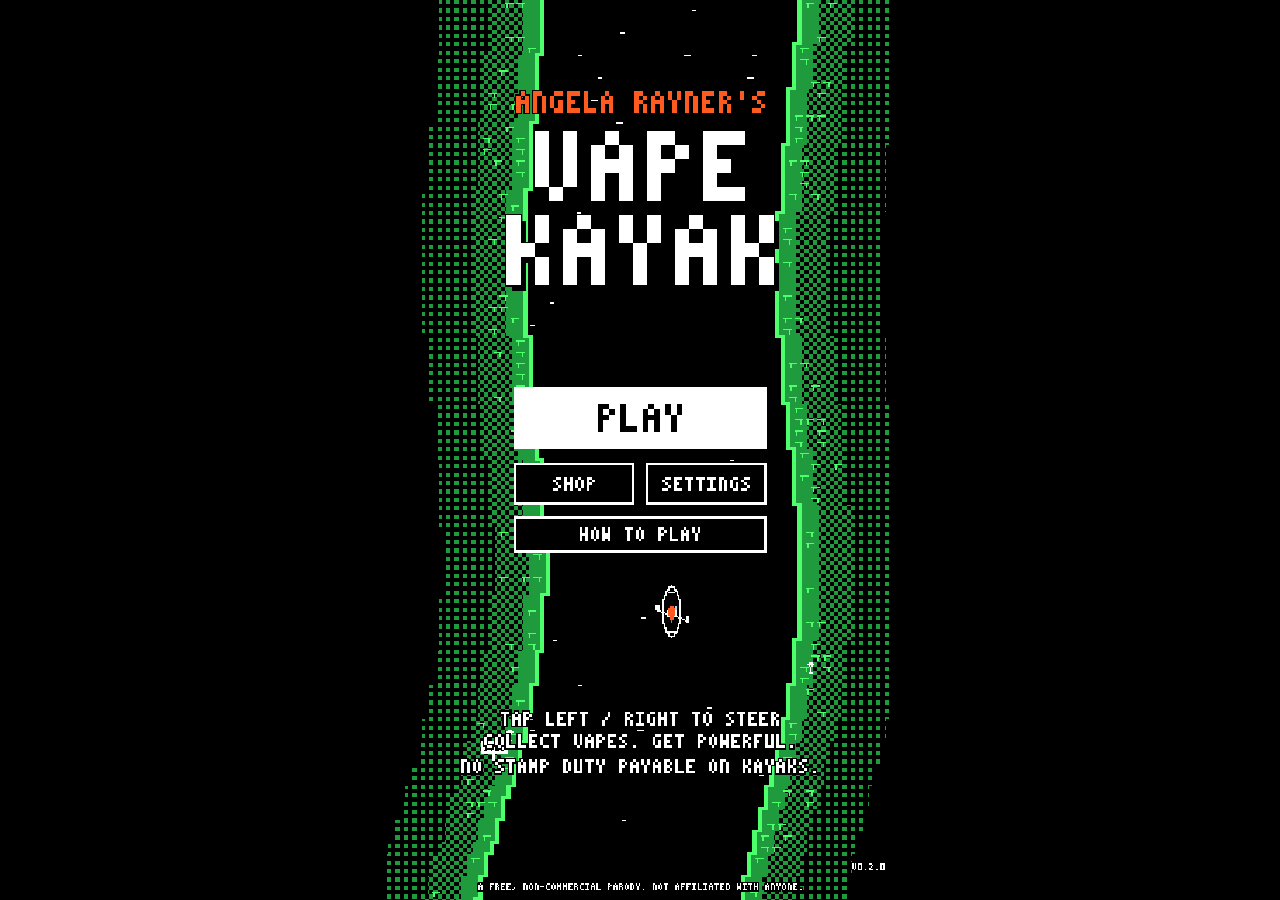
<file: index.html>
<!doctype html>
<html lang="en-GB">
<head>
<meta charset="utf-8">
<meta name="viewport" content="width=device-width, initial-scale=1, maximum-scale=1, user-scalable=no">
<title>Angela Rayner's: Vape Kayak</title>
<meta name="description" content="Paddle. Vape. Melt the horde. A one-thumb endless runner that turns into a bullet heaven. A free, non-commercial parody.">
<meta name="theme-color" content="#000000">
<meta property="og:type" content="website">
<meta property="og:title" content="Angela Rayner's: Vape Kayak">
<meta property="og:description" content="Paddle. Vape. Melt the horde. How many vapes can you collect?">
<meta property="og:image" content="og.png">
<meta property="og:image:width" content="1200">
<meta property="og:image:height" content="630">
<meta name="twitter:card" content="summary_large_image">
<meta name="twitter:image" content="og.png">
<meta name="mobile-web-app-capable" content="yes">
<meta name="apple-mobile-web-app-capable" content="yes">
<meta name="apple-mobile-web-app-status-bar-style" content="black">
<link rel="manifest" href="manifest.webmanifest">
<link rel="icon" href="icon.png">
<link rel="apple-touch-icon" href="icon.png">
<style>
  html, body { margin: 0; height: 100%; background: #000; overflow: hidden; overscroll-behavior: none; }
  body { display: flex; align-items: center; justify-content: center; height: 100dvh;
         touch-action: none; user-select: none; -webkit-user-select: none; -webkit-touch-callout: none; -webkit-tap-highlight-color: transparent; }
  canvas { display: block; background: #000; image-rendering: pixelated; image-rendering: crisp-edges; image-rendering: pixelated; }
</style>
</head>
<body>
<canvas id="game" width="360" height="640"></canvas>
<script type="module" src="src/main.js"></script>
</body>
</html>
</file>
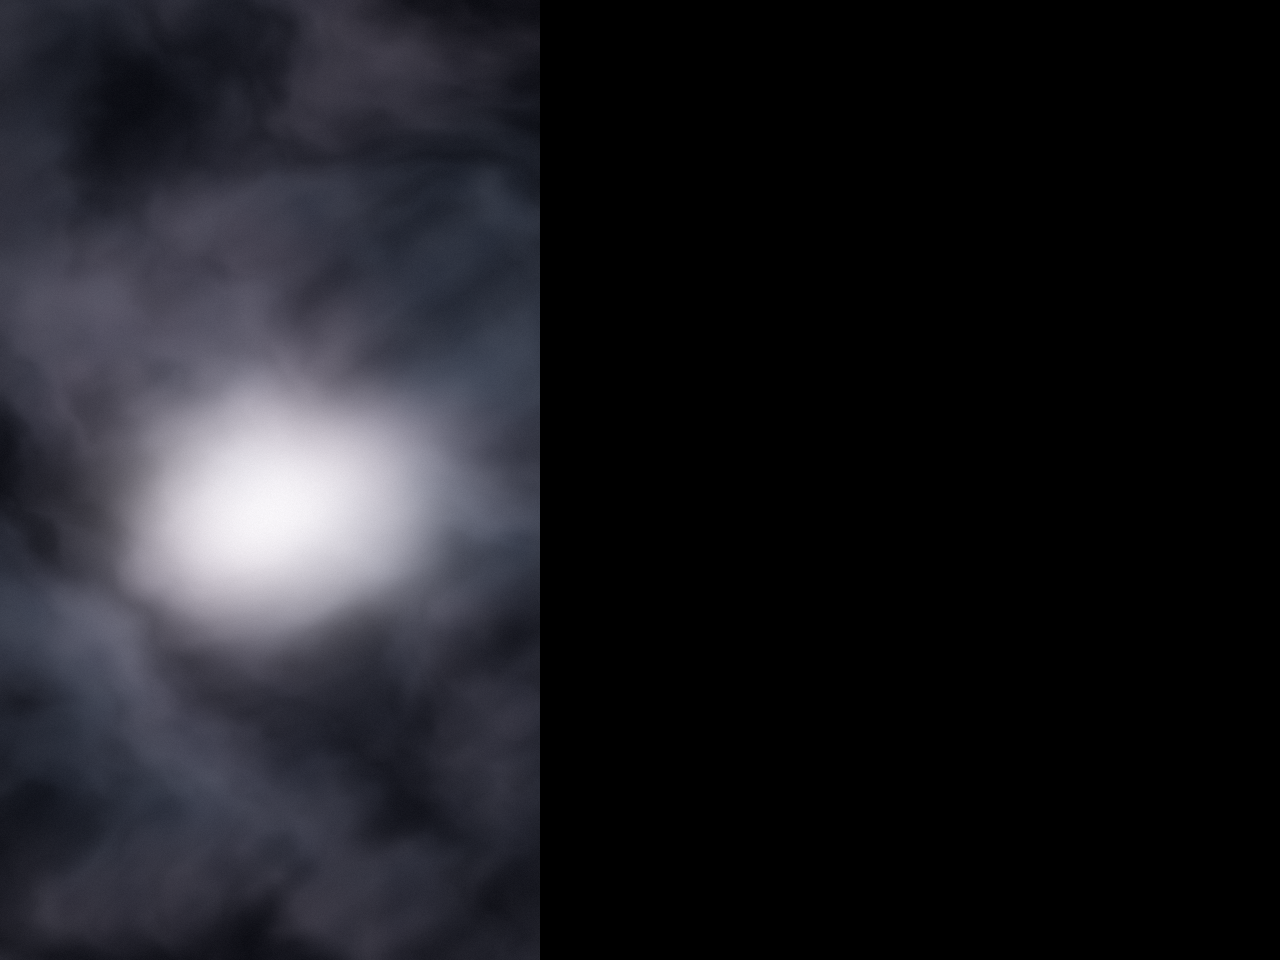
<file: vibrations-music-visualiser/tools/shader-preview.html>
<!doctype html>
<html>
<head>
<meta charset="utf-8">
<title>Vibrations shader preview</title>
<style>html,body{margin:0;background:#000;overflow:hidden}canvas{display:block}</style>
</head>
<body>
<canvas id="c"></canvas>
<script>
// Desktop preview of the Android render pipeline (same GLSL files).
// Query: ?scene=haze&palette=0&t=12&w=540&h=960&bass=0.6&kick=0.8&sym=0&bloom=0.6&animate=1
const Q = new URLSearchParams(location.search);
const num = (k, d) => (Q.has(k) ? parseFloat(Q.get(k)) : d);
const W = num('w', 540), H = num('h', 960);
const cv = document.getElementById('c');
cv.width = W; cv.height = H;
const gl = cv.getContext('webgl2', { preserveDrawingBuffer: true });
gl.getExtension('EXT_color_buffer_float');
const A = '../app/src/main/assets/';
const get = (p) => fetch(A + p).then((r) => { if (!r.ok) throw new Error(p); return r.text(); });

function compile(type, src) {
  const s = gl.createShader(type); gl.shaderSource(s, src); gl.compileShader(s);
  if (!gl.getShaderParameter(s, gl.COMPILE_STATUS)) throw new Error(gl.getShaderInfoLog(s) + '\n' + src.split('\n').map((l, i) => (i + 1) + ': ' + l).join('\n'));
  return s;
}
function program(vs, fs) {
  const p = gl.createProgram();
  gl.attachShader(p, compile(gl.VERTEX_SHADER, '#version 300 es\n' + vs));
  gl.attachShader(p, compile(gl.FRAGMENT_SHADER, '#version 300 es\n' + fs));
  gl.linkProgram(p);
  if (!gl.getProgramParameter(p, gl.LINK_STATUS)) throw new Error(gl.getProgramInfoLog(p));
  p.u = (n) => gl.getUniformLocation(p, n);
  return p;
}
function fbo(w, h, ldr) {
  const t = gl.createTexture(); gl.bindTexture(gl.TEXTURE_2D, t);
  if (ldr) gl.texImage2D(gl.TEXTURE_2D, 0, gl.RGBA8, w, h, 0, gl.RGBA, gl.UNSIGNED_BYTE, null);
  else gl.texImage2D(gl.TEXTURE_2D, 0, gl.RGBA16F, w, h, 0, gl.RGBA, gl.HALF_FLOAT, null);
  for (const [k, v] of [[gl.TEXTURE_MIN_FILTER, gl.LINEAR], [gl.TEXTURE_MAG_FILTER, gl.LINEAR], [gl.TEXTURE_WRAP_S, gl.CLAMP_TO_EDGE], [gl.TEXTURE_WRAP_T, gl.CLAMP_TO_EDGE]]) gl.texParameteri(gl.TEXTURE_2D, k, v);
  const f = gl.createFramebuffer(); gl.bindFramebuffer(gl.FRAMEBUFFER, f);
  gl.framebufferTexture2D(gl.FRAMEBUFFER, gl.COLOR_ATTACHMENT0, gl.TEXTURE_2D, t, 0);
  return { t, f, w, h };
}
function mip(t) {
  gl.bindTexture(gl.TEXTURE_2D, t); gl.generateMipmap(gl.TEXTURE_2D);
  gl.texParameteri(gl.TEXTURE_2D, gl.TEXTURE_MIN_FILTER, gl.LINEAR_MIPMAP_LINEAR);
}
const loadImg = (src) => new Promise((ok, bad) => { const i = new Image(); i.onload = () => ok(i); i.onerror = () => bad(new Error('image ' + src)); i.src = src; });
const hex = (s) => [1, 3, 5].map((i) => parseInt(s.substr(i, 2), 16) / 255);

(async () => {
  try {
    const scenes = JSON.parse(await get('scenes.json'));
    const palettes = JSON.parse(await get('palettes.json'));
    const sid = Q.get('scene') || 'haze';
    const meta = scenes.find((s) => s.id === sid);
    const pal = palettes[num('palette', 0) | 0];
    const vs = await get('shaders/post/fullscreen.vert');
    const sceneP = program(vs, (await get('shaders/common.glsl')) + '\n' + (await get('shaders/scenes/' + sid + '.glsl')));
    const downP = program(vs, await get('shaders/post/down.frag'));
    const blurP = program(vs, await get('shaders/post/blur.frag'));
    const compP = program(vs, await get('shaders/post/composite.frag'));
    const artId = Q.get('art');
    let artP = null, A = null, E = null, AO = null, imgW = 0, imgH = 0;
    if (artId) {
      const pre = '#define ART_PASS\n' + (await get('shaders/common.glsl')) + '\n' + (await get('shaders/art/_main.glsl')) + '\n';
      artP = program(vs, pre + (await get('shaders/art/' + artId + '.glsl')));
      const upP = program(vs, await get('shaders/post/upscale.frag'));
      const shP = program(vs, await get('shaders/post/sharpen.frag'));
      const edP = program(vs, await get('shaders/post/edges.frag'));
      const im = await loadImg(Q.get('img'));
      imgW = im.width; imgH = im.height;
      const src = gl.createTexture(); gl.bindTexture(gl.TEXTURE_2D, src);
      gl.pixelStorei(gl.UNPACK_PREMULTIPLY_ALPHA_WEBGL, true);
      gl.texImage2D(gl.TEXTURE_2D, 0, gl.RGBA8, gl.RGBA, gl.UNSIGNED_BYTE, im);
      gl.texParameteri(gl.TEXTURE_2D, gl.TEXTURE_WRAP_S, gl.CLAMP_TO_EDGE); gl.texParameteri(gl.TEXTURE_2D, gl.TEXTURE_WRAP_T, gl.CLAMP_TO_EDGE);
      gl.texParameteri(gl.TEXTURE_2D, gl.TEXTURE_MAG_FILTER, gl.LINEAR);
      mip(src);
      const s = Math.min(Math.max(W / imgW, H / imgH), 4096 / Math.max(imgW, imgH));
      const tw = Math.round(imgW * s), th = Math.round(imgH * s);
      const up = s > 1.001, enhance = num('enhance', 1) > 0;
      const U = fbo(tw, th, true); A = fbo(tw, th, true); E = fbo(tw, th, true);
      gl.useProgram(upP); gl.activeTexture(gl.TEXTURE0); gl.bindTexture(gl.TEXTURE_2D, src);
      gl.uniform1i(upP.u('uTex'), 0); gl.uniform2f(upP.u('uSrcSize'), imgW, imgH); gl.uniform1f(upP.u('uUp'), up && enhance ? 1 : 0);
      gl.bindFramebuffer(gl.FRAMEBUFFER, (up && enhance) ? U.f : A.f); gl.viewport(0, 0, tw, th); gl.drawArrays(gl.TRIANGLES, 0, 3);
      if (up && enhance) {
        gl.useProgram(shP); gl.bindTexture(gl.TEXTURE_2D, U.t); gl.uniform1i(shP.u('uTex'), 0);
        gl.uniform2f(shP.u('uTexel'), 1 / tw, 1 / th); gl.uniform1f(shP.u('uStrength'), num('sharp', 0.7));
        gl.bindFramebuffer(gl.FRAMEBUFFER, A.f); gl.drawArrays(gl.TRIANGLES, 0, 3);
      }
      mip(A.t);
      const elod = Math.max(0, Math.log2(Math.max(tw, th) / 720));
      gl.useProgram(edP); gl.bindTexture(gl.TEXTURE_2D, A.t); gl.uniform1i(edP.u('uTex'), 0);
      gl.uniform2f(edP.u('uTexel'), Math.pow(2, elod) / tw, Math.pow(2, elod) / th); gl.uniform1f(edP.u('uLod'), elod);
      gl.bindFramebuffer(gl.FRAMEBUFFER, E.f); gl.drawArrays(gl.TRIANGLES, 0, 3);
      mip(E.t);
      imgW = tw; imgH = th;
      AO = fbo(W, H);
    }
    const sc = artId ? 1 : num('scale', meta.scale);
    const sw = Math.round(W * sc), sh = Math.round(H * sc);
    const S = fbo(sw, sh), B1 = fbo(W >> 2, H >> 2), B1b = fbo(W >> 2, H >> 2), B2 = fbo(W >> 3, H >> 3), B2b = fbo(W >> 3, H >> 3);
    const textTex = gl.createTexture(); gl.bindTexture(gl.TEXTURE_2D, textTex);
    gl.texImage2D(gl.TEXTURE_2D, 0, gl.RGBA, 1, 1, 0, gl.RGBA, gl.UNSIGNED_BYTE, new Uint8Array(4));
    const vao = gl.createVertexArray(); gl.bindVertexArray(vao);
    const draw = (target, w, h) => { gl.bindFramebuffer(gl.FRAMEBUFFER, target); gl.viewport(0, 0, w, h); gl.drawArrays(gl.TRIANGLES, 0, 3); };
    const tex = (unit, t) => { gl.activeTexture(gl.TEXTURE0 + unit); gl.bindTexture(gl.TEXTURE_2D, t); };

    let t0 = performance.now();
    function frame() {
      const t = Q.get('animate') ? num('t', 0) + (performance.now() - t0) / 1000 : num('t', 0);
      const beat = (t * 2) % 1; // 120 bpm
      const kick = Q.has('kick') ? num('kick', 0) : Math.exp(-beat / 0.2);
      const bass = Q.has('bass') ? num('bass', 0) : 0.3 + 0.5 * kick;
      gl.useProgram(sceneP);
      gl.uniform2f(sceneP.u('uRes'), sw, sh);
      gl.uniform1f(sceneP.u('uTime'), t % 240);
      gl.uniform1f(sceneP.u('uPeriod'), num('period', 240));
      gl.uniform1f(sceneP.u('uLevel'), num('level', 0.45));
      gl.uniform1f(sceneP.u('uBass'), bass);
      gl.uniform1f(sceneP.u('uMid'), num('mid', 0.4));
      gl.uniform1f(sceneP.u('uHigh'), num('high', 0.3));
      gl.uniform1f(sceneP.u('uKick'), kick);
      gl.uniform1f(sceneP.u('uKickAge'), Q.has('kickAge') ? num('kickAge', 0.2) : beat * 0.5);
      gl.uniform1f(sceneP.u('uEnergy'), 0.4);
      const spec = []; for (let i = 0; i < 32; i++) spec.push(Math.max(0, 0.75 - i / 45 + 0.2 * Math.sin(i * 1.7 + num('specT', t) * 3)) * (i < 4 ? 0.6 + 0.4 * kick : 1));
      gl.uniform1fv(sceneP.u('uSpec'), spec);
      gl.uniform3fv(sceneP.u('uPal'), pal.colors.flatMap(hex));
      gl.uniform1i(sceneP.u('uSym'), num('sym', 0) | 0);
      gl.uniform1f(sceneP.u('uSymRot'), 0);
      draw(S.f, sw, sh);
      let SRC = S;
      if (artP) {
        gl.useProgram(artP);
        gl.uniform2f(artP.u('uRes'), W, H);
        for (const n of ['uTime', 'uPeriod']) gl.uniform1f(artP.u(n), n === 'uTime' ? t % 240 : num('period', 240));
        gl.uniform1f(artP.u('uLevel'), num('level', 0.45)); gl.uniform1f(artP.u('uBass'), bass);
        gl.uniform1f(artP.u('uMid'), num('mid', 0.4)); gl.uniform1f(artP.u('uHigh'), num('high', 0.3));
        gl.uniform1f(artP.u('uKick'), kick); gl.uniform1f(artP.u('uKickAge'), Q.has('kickAge') ? num('kickAge', 0.2) : beat * 0.5);
        gl.uniform1fv(artP.u('uSpec'), spec); gl.uniform3fv(artP.u('uPal'), pal.colors.flatMap(hex));
        gl.uniform1i(artP.u('uSym'), num('sym', 0) | 0); gl.uniform1f(artP.u('uSymRot'), 0);
        tex(0, A.t); tex(1, E.t); tex(2, S.t);
        gl.uniform1i(artP.u('uImage'), 0); gl.uniform1i(artP.u('uEdge'), 1); gl.uniform1i(artP.u('uScene'), 2);
        gl.uniform2f(artP.u('uImgSize'), imgW, imgH);
        gl.uniform1f(artP.u('uFit'), num('fit', 0)); gl.uniform1f(artP.u('uAmount'), num('amount', 1));
        gl.uniform1f(artP.u('uTint'), num('tint', 0)); gl.uniform1f(artP.u('uBehind'), num('behind', 0));
        gl.uniform1f(artP.u('uLine'), num('line', 0.4)); gl.uniform1f(artP.u('uFill'), num('fill', 0.15)); gl.uniform1f(artP.u('uDetail'), num('detail', 0.5));
        draw(AO.f, W, H);
        SRC = AO;
      }
      // bloom
      gl.useProgram(downP); tex(0, SRC.t); gl.uniform1i(downP.u('uTex'), 0);
      gl.uniform2f(downP.u('uTexel'), 1 / SRC.w, 1 / SRC.h); gl.uniform1f(downP.u('uKnee'), 1); draw(B1.f, B1.w, B1.h);
      gl.useProgram(blurP); gl.uniform1i(blurP.u('uTex'), 0);
      tex(0, B1.t); gl.uniform2f(blurP.u('uDir'), 1 / B1.w, 0); draw(B1b.f, B1.w, B1.h);
      tex(0, B1b.t); gl.uniform2f(blurP.u('uDir'), 0, 1 / B1.h); draw(B1.f, B1.w, B1.h);
      gl.useProgram(downP); tex(0, B1.t); gl.uniform2f(downP.u('uTexel'), 1 / B1.w, 1 / B1.h); gl.uniform1f(downP.u('uKnee'), 0); draw(B2.f, B2.w, B2.h);
      gl.useProgram(blurP);
      tex(0, B2.t); gl.uniform2f(blurP.u('uDir'), 1 / B2.w, 0); draw(B2b.f, B2.w, B2.h);
      tex(0, B2b.t); gl.uniform2f(blurP.u('uDir'), 0, 1 / B2.h); draw(B2.f, B2.w, B2.h);
      gl.useProgram(compP);
      tex(0, SRC.t); tex(1, B1.t); tex(2, B2.t); tex(3, textTex);
      gl.uniform1i(compP.u('uScene'), 0); gl.uniform1i(compP.u('uBloom1'), 1); gl.uniform1i(compP.u('uBloom2'), 2); gl.uniform1i(compP.u('uText'), 3);
      const neonArt = artId === 'neon';
      gl.uniform1f(compP.u('uBloomAmt'), num('bloom', 0.6) * (artId && !neonArt ? 0.35 : 1));
      gl.uniform1f(compP.u('uLinear'), artId && !neonArt ? 0.9 : 0);
      gl.uniform1f(compP.u('uPunch'), pal.punch);
      gl.uniform1f(compP.u('uGrain'), num('grain', 0.25));
      gl.uniform1f(compP.u('uTextAlpha'), 0);
      gl.uniform3f(compP.u('uTextColor'), 1, 1, 1);
      gl.uniform1f(compP.u('uSeed'), (t * 60) % 97);
      gl.uniform2f(compP.u('uRes'), W, H);
      draw(null, W, H);
      if (Q.get('animate')) requestAnimationFrame(frame); else { gl.finish(); document.title = 'ready'; }
    }
    frame();
  } catch (e) { document.title = 'error'; document.body.setAttribute('data-error', String(e.message || e)); console.error(e); }
})();
</script>
</body>
</html>
</file>
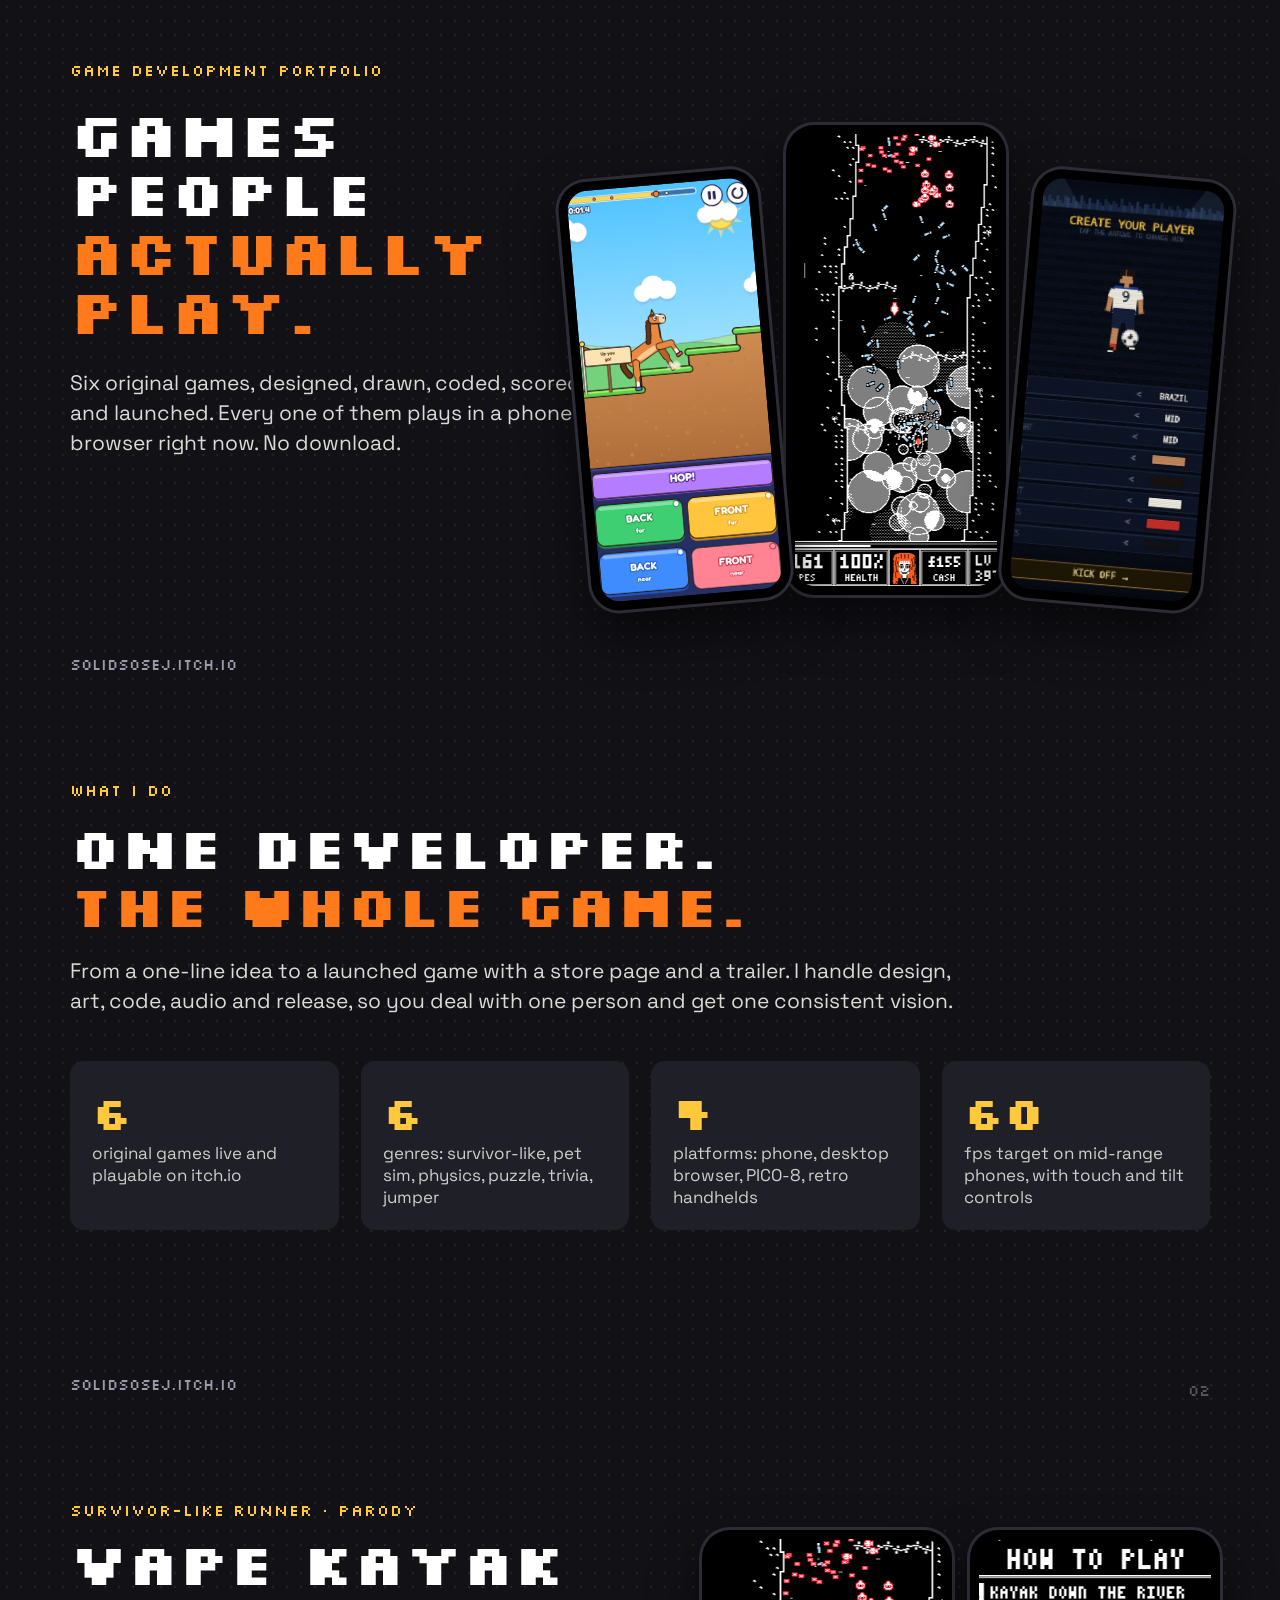
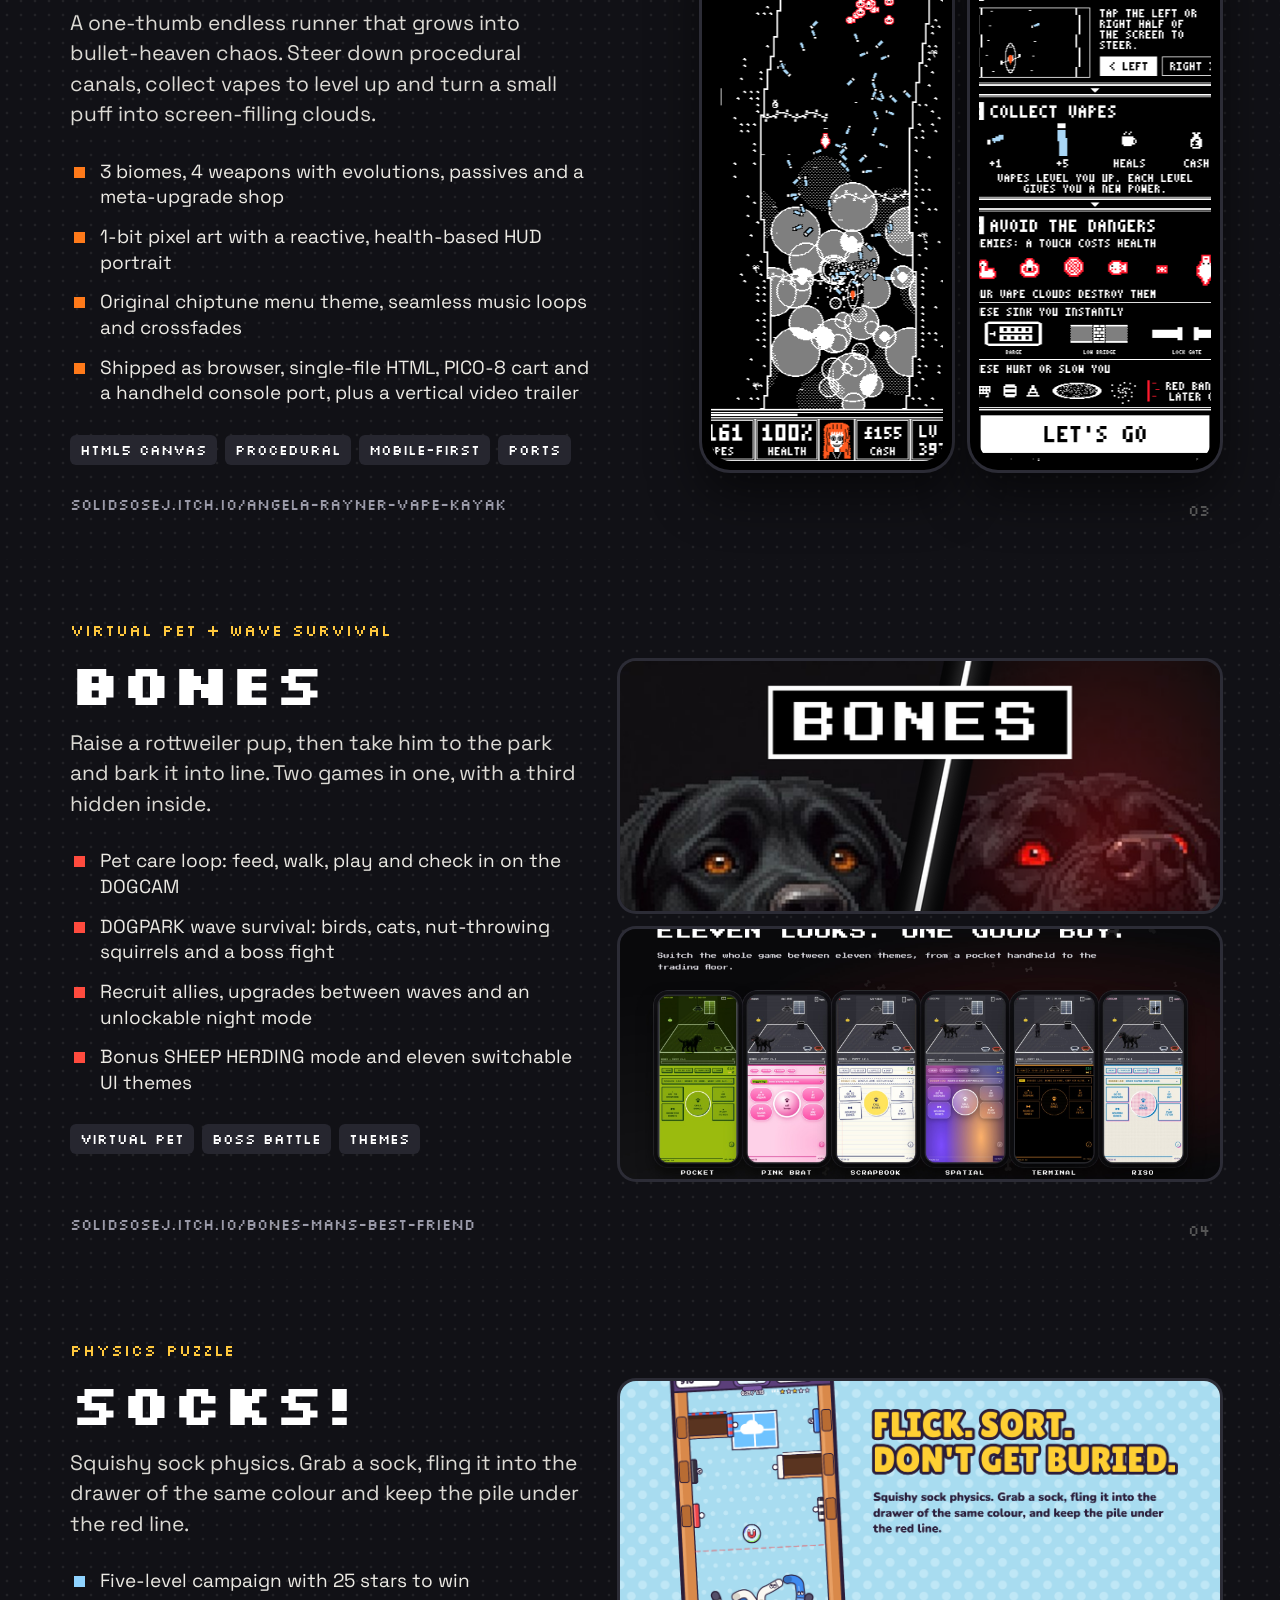
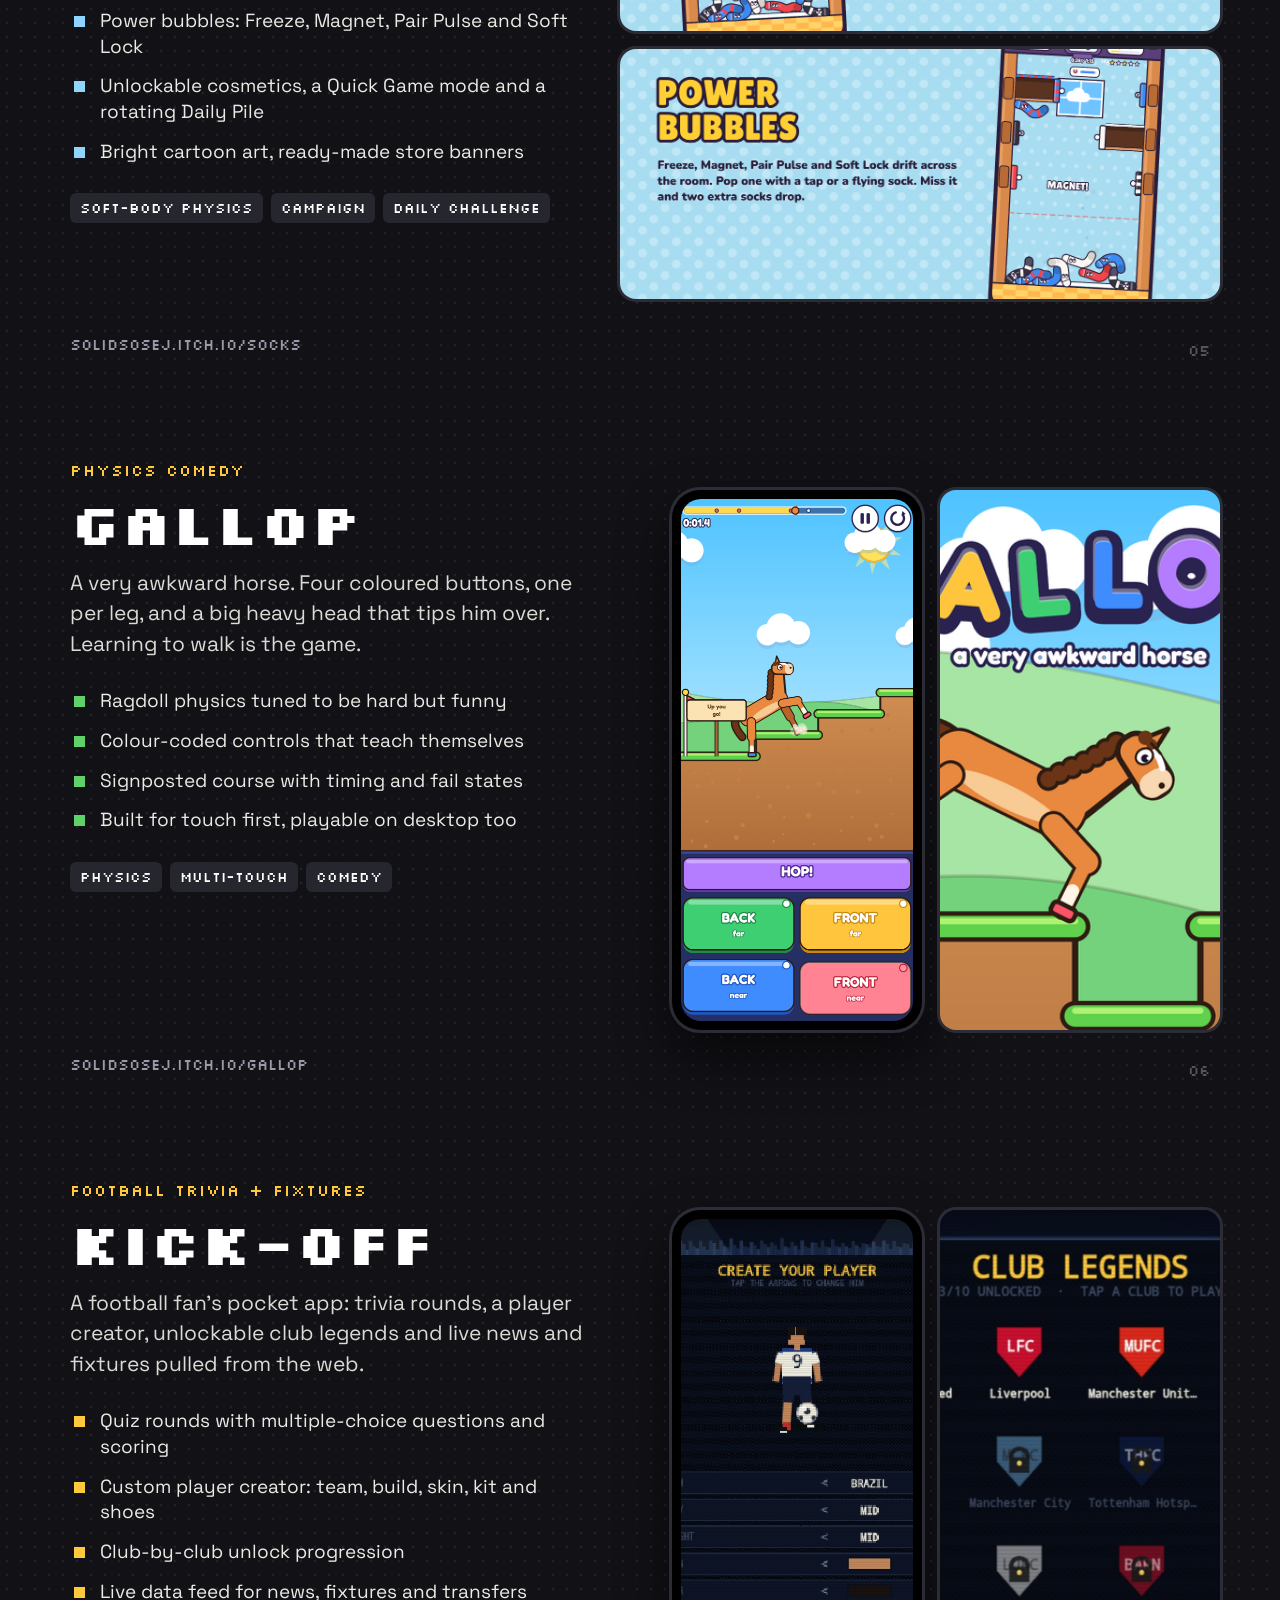
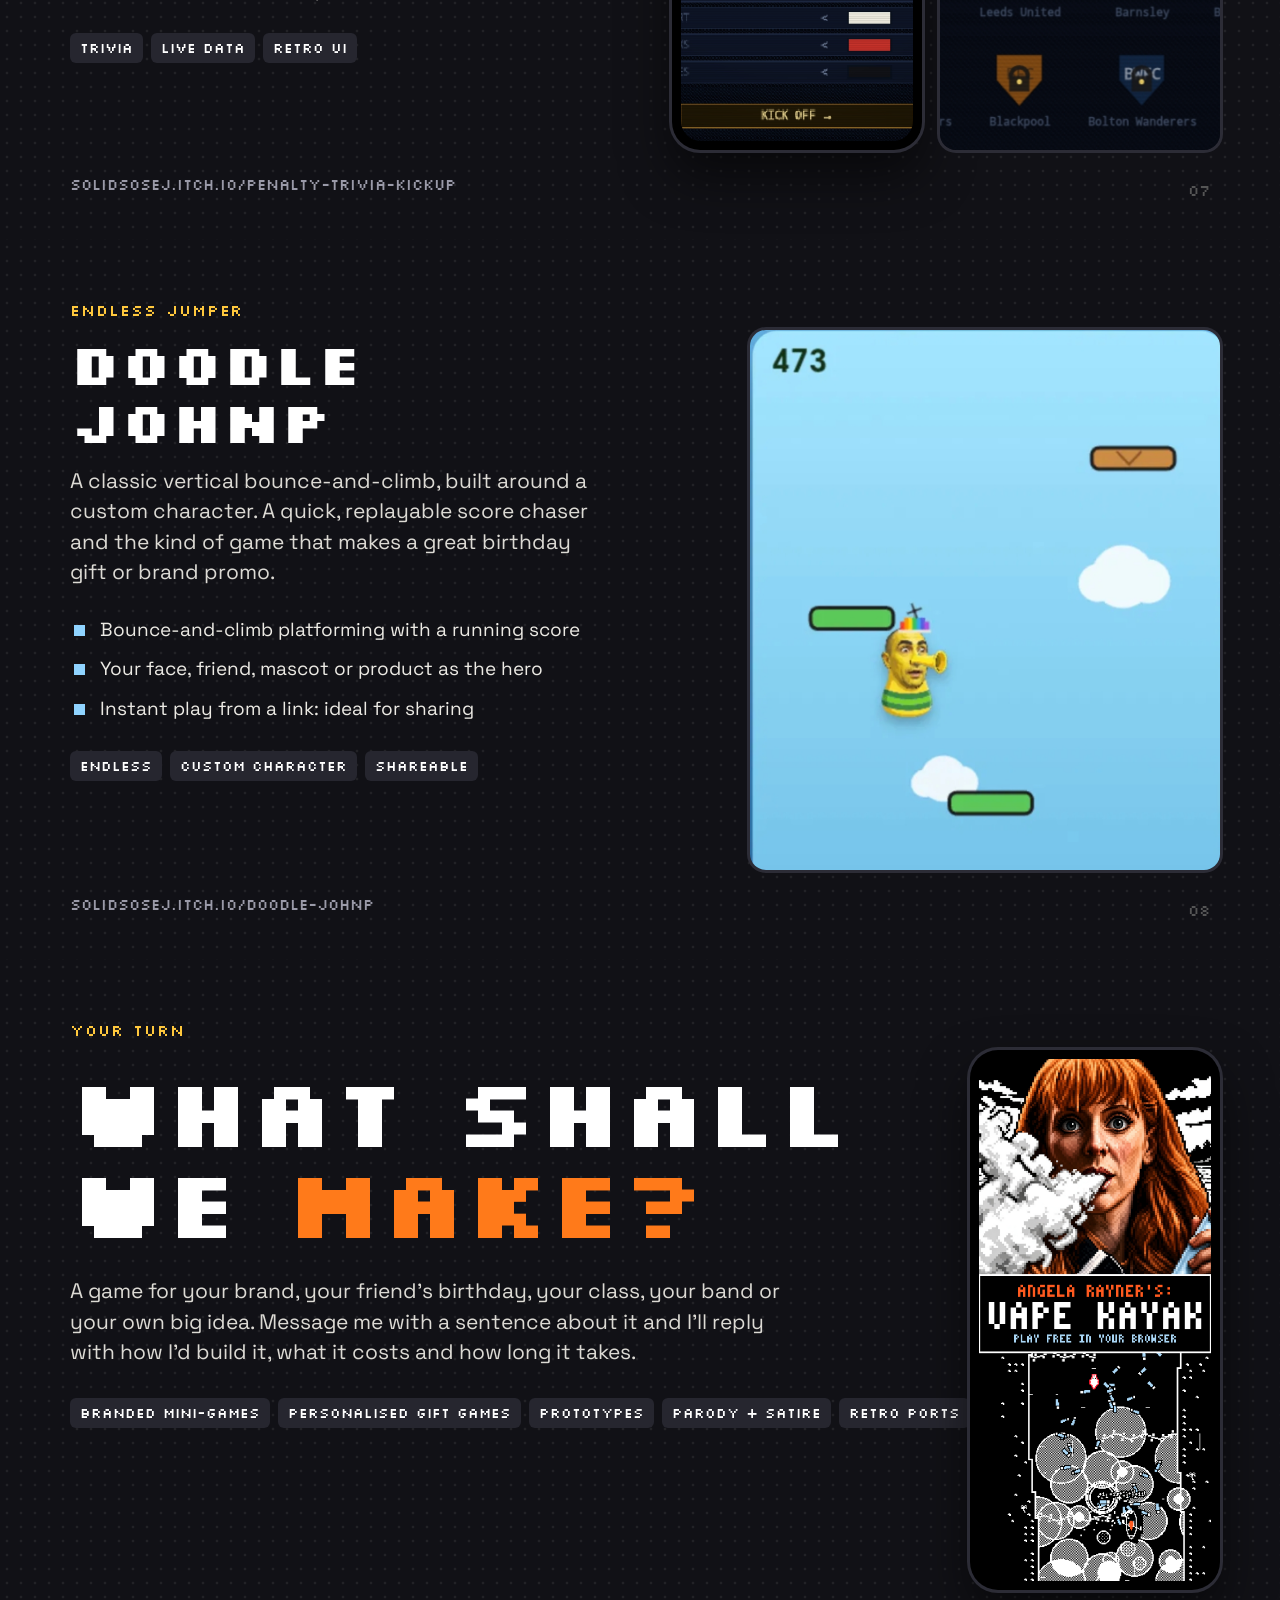
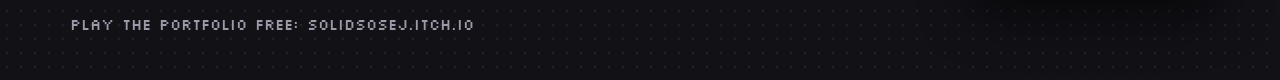
<file: marketing/fiverr/source/doc1.html>
<!doctype html><meta charset=utf-8><link rel=stylesheet href=base.css>
<style>
@page{size:1280px 720px;margin:0}
.pg{width:1280px;height:720px;position:relative;overflow:hidden;page-break-after:always;padding:60px 70px}
.pg:last-child{page-break-after:auto}
h1{font-family:'Silkscreen';font-weight:700;font-size:96px;line-height:.95}
h2{font-family:'Silkscreen';font-weight:700;font-size:58px;line-height:1}
em{font-style:normal;color:var(--ginger)}
.k{font-family:'Silkscreen';font-size:16px;color:var(--gold);letter-spacing:.06em}
p{font-size:21px;line-height:1.45;color:#dcdad4}
ul.f{list-style:none;margin-top:22px}
ul.f li{font-size:19px;line-height:1.35;padding:7px 0 7px 30px;position:relative;color:#eceae4}
ul.f li:before{content:'';position:absolute;left:4px;top:15px;width:11px;height:11px;background:var(--acc,var(--ginger))}
.left{width:520px}
.shots{position:absolute;right:60px;top:60px;bottom:60px;width:560px;display:flex;gap:18px;align-items:center;justify-content:flex-end}
.shots .phone{width:250px;height:540px;flex:none}
.shots .card img{display:block;width:100%;height:100%;object-fit:cover}
.tags{margin-top:22px;display:flex;gap:8px;flex-wrap:wrap}
.tags span{font-family:'Silkscreen';font-size:14px;padding:6px 10px;border-radius:6px;background:#26262f}
.url{position:absolute;left:70px;bottom:46px;font-family:'Silkscreen';font-size:15px;color:var(--mute)}
.num{position:absolute;right:70px;bottom:40px;font-family:'Silkscreen';font-size:15px;color:#555}
.stat{display:grid;grid-template-columns:repeat(4,1fr);gap:22px;margin-top:44px}
.stat div{background:#1f1f28;border-radius:14px;padding:22px}
.stat b{display:block;font-family:'Silkscreen';font-size:46px;color:var(--gold)}
.stat span{font-size:17px;color:#cfcdc7}
</style>
<body>

<section class="pg dots">
 <div class=k>GAME DEVELOPMENT PORTFOLIO</div>
 <h1 style="margin-top:24px;font-size:62px">GAMES<br>PEOPLE<br><em>ACTUALLY<br>PLAY.</em></h1>
 <p style="margin-top:28px;width:520px">Six original games, designed, drawn, coded, scored and launched. Every one of them plays in a phone browser right now. No download.</p>
 <div class=shots style="gap:14px">
  <div class=phone style="width:200px;height:430px;transform:rotate(-5deg) translateY(30px)"><img src="img/gallop_play.png"></div>
  <div class=phone style="width:220px;height:470px"><img src="img/kayak_play.png"></div>
  <div class=phone style="width:200px;height:430px;transform:rotate(5deg) translateY(30px)"><img src="img/kick_player.jpg"></div>
 </div>
 <div class=url>solidsosej.itch.io</div>
</section>

<section class="pg dots">
 <div class=k>WHAT I DO</div>
 <h2 style="margin-top:18px">ONE DEVELOPER.<br><em>THE WHOLE GAME.</em></h2>
 <p style="margin-top:22px;width:900px">From a one-line idea to a launched game with a store page and a trailer. I handle design, art, code, audio and release, so you deal with one person and get one consistent vision.</p>
 <div class=stat>
  <div><b>6</b><span>original games live and playable on itch.io</span></div>
  <div><b>6</b><span>genres: survivor-like, pet sim, physics, puzzle, trivia, jumper</span></div>
  <div><b>4</b><span>platforms: phone, desktop browser, PICO-8, retro handhelds</span></div>
  <div><b>60</b><span>fps target on mid-range phones, with touch and tilt controls</span></div>
 </div>
 <div class=url>solidsosej.itch.io</div><div class=num>02</div>
</section>

<section class="pg dots" style="--acc:var(--ginger)">
 <div class=left>
  <div class=k>SURVIVOR-LIKE RUNNER &middot; PARODY</div>
  <h2 style="margin-top:14px">VAPE KAYAK</h2>
  <p style="margin-top:16px">A one-thumb endless runner that grows into bullet-heaven chaos. Steer down procedural canals, collect vapes to level up and turn a small puff into screen-filling clouds.</p>
  <ul class=f>
   <li>3 biomes, 4 weapons with evolutions, passives and a meta-upgrade shop</li>
   <li>1-bit pixel art with a reactive, health-based HUD portrait</li>
   <li>Original chiptune menu theme, seamless music loops and crossfades</li>
   <li>Shipped as browser, single-file HTML, PICO-8 cart and a handheld console port, plus a vertical video trailer</li>
  </ul>
  <div class=tags><span>HTML5 canvas</span><span>Procedural</span><span>Mobile-first</span><span>Ports</span></div>
 </div>
 <div class=shots><div class=phone><img src="img/kayak_play.png"></div><div class=phone><img src="img/kayak_howto.png"></div></div>
 <div class=url>solidsosej.itch.io/angela-rayner-vape-kayak</div><div class=num>03</div>
</section>

<section class="pg dots" style="--acc:var(--red)">
 <div class=left>
  <div class=k>VIRTUAL PET + WAVE SURVIVAL</div>
  <h2 style="margin-top:14px">BONES</h2>
  <p style="margin-top:16px">Raise a rottweiler pup, then take him to the park and bark it into line. Two games in one, with a third hidden inside.</p>
  <ul class=f>
   <li>Pet care loop: feed, walk, play and check in on the DOGCAM</li>
   <li>DOGPARK wave survival: birds, cats, nut-throwing squirrels and a boss fight</li>
   <li>Recruit allies, upgrades between waves and an unlockable night mode</li>
   <li>Bonus SHEEP HERDING mode and eleven switchable UI themes</li>
  </ul>
  <div class=tags><span>Virtual pet</span><span>Boss battle</span><span>Themes</span></div>
 </div>
 <div class=shots style="flex-direction:column;justify-content:center;width:600px">
  <div class=card style="width:600px;height:250px"><img src="img/bones_cover.png" style="object-position:50% 0%"></div>
  <div class=card style="width:600px;height:250px"><img src="img/bones_themes.jpg"></div>
 </div>
 <div class=url>solidsosej.itch.io/bones-mans-best-friend</div><div class=num>04</div>
</section>

<section class="pg dots" style="--acc:var(--sky)">
 <div class=left>
  <div class=k>PHYSICS PUZZLE</div>
  <h2 style="margin-top:14px">SOCKS!</h2>
  <p style="margin-top:16px">Squishy sock physics. Grab a sock, fling it into the drawer of the same colour and keep the pile under the red line.</p>
  <ul class=f>
   <li>Five-level campaign with 25 stars to win</li>
   <li>Power bubbles: Freeze, Magnet, Pair Pulse and Soft Lock</li>
   <li>Unlockable cosmetics, a Quick Game mode and a rotating Daily Pile</li>
   <li>Bright cartoon art, ready-made store banners</li>
  </ul>
  <div class=tags><span>Soft-body physics</span><span>Campaign</span><span>Daily challenge</span></div>
 </div>
 <div class=shots style="flex-direction:column;justify-content:center;width:600px">
  <div class=card style="width:600px;height:250px"><img src="img/socks_flick.png"></div>
  <div class=card style="width:600px;height:250px"><img src="img/socks_power.png"></div>
 </div>
 <div class=url>solidsosej.itch.io/socks</div><div class=num>05</div>
</section>

<section class="pg dots" style="--acc:var(--leaf)">
 <div class=left>
  <div class=k>PHYSICS COMEDY</div>
  <h2 style="margin-top:14px">GALLOP</h2>
  <p style="margin-top:16px">A very awkward horse. Four coloured buttons, one per leg, and a big heavy head that tips him over. Learning to walk is the game.</p>
  <ul class=f>
   <li>Ragdoll physics tuned to be hard but funny</li>
   <li>Colour-coded controls that teach themselves</li>
   <li>Signposted course with timing and fail states</li>
   <li>Built for touch first, playable on desktop too</li>
  </ul>
  <div class=tags><span>Physics</span><span>Multi-touch</span><span>Comedy</span></div>
 </div>
 <div class=shots><div class=phone><img src="img/gallop_play.png"></div><div class=card style="width:280px;height:540px"><img src="img/gallop_cover.png"></div></div>
 <div class=url>solidsosej.itch.io/gallop</div><div class=num>06</div>
</section>

<section class="pg dots" style="--acc:var(--gold)">
 <div class=left>
  <div class=k>FOOTBALL TRIVIA + FIXTURES</div>
  <h2 style="margin-top:14px">KICK-OFF</h2>
  <p style="margin-top:16px">A football fan's pocket app: trivia rounds, a player creator, unlockable club legends and live news and fixtures pulled from the web.</p>
  <ul class=f>
   <li>Quiz rounds with multiple-choice questions and scoring</li>
   <li>Custom player creator: team, build, skin, kit and shoes</li>
   <li>Club-by-club unlock progression</li>
   <li>Live data feed for news, fixtures and transfers</li>
  </ul>
  <div class=tags><span>Trivia</span><span>Live data</span><span>Retro UI</span></div>
 </div>
 <div class=shots><div class=phone><img src="img/kick_player.jpg"></div><div class=card style="width:280px;height:540px"><img src="img/kick_clubs.jpg" style="object-position:50% 0"></div></div>
 <div class=url>solidsosej.itch.io/penalty-trivia-kickup</div><div class=num>07</div>
</section>

<section class="pg dots" style="--acc:var(--sky)">
 <div class=left>
  <div class=k>ENDLESS JUMPER</div>
  <h2 style="margin-top:14px">DOODLE JOHNP</h2>
  <p style="margin-top:16px">A classic vertical bounce-and-climb, built around a custom character. A quick, replayable score chaser and the kind of game that makes a great birthday gift or brand promo.</p>
  <ul class=f>
   <li>Bounce-and-climb platforming with a running score</li>
   <li>Your face, friend, mascot or product as the hero</li>
   <li>Instant play from a link: ideal for sharing</li>
  </ul>
  <div class=tags><span>Endless</span><span>Custom character</span><span>Shareable</span></div>
 </div>
 <div class=shots><div class=card style="width:470px;height:540px"><img src="img/doodle_play.jpg"></div></div>
 <div class=url>solidsosej.itch.io/doodle-johnp</div><div class=num>08</div>
</section>

<section class="pg dots">
 <div class=k>YOUR TURN</div>
 <h1 style="margin-top:24px">WHAT SHALL<br>WE <em>MAKE?</em></h1>
 <p style="margin-top:30px;width:720px">A game for your brand, your friend's birthday, your class, your band or your own big idea. Message me with a sentence about it and I'll reply with how I'd build it, what it costs and how long it takes.</p>
 <div class=tags style="margin-top:30px"><span>Branded mini-games</span><span>Personalised gift games</span><span>Prototypes</span><span>Parody + satire</span><span>Retro ports</span></div>
 <div class=shots style="width:380px"><div class=phone style="width:250px"><img src="img/kayak_art.png"></div></div>
 <div class=url>Play the portfolio free: solidsosej.itch.io</div>
</section>
</body>
</file>
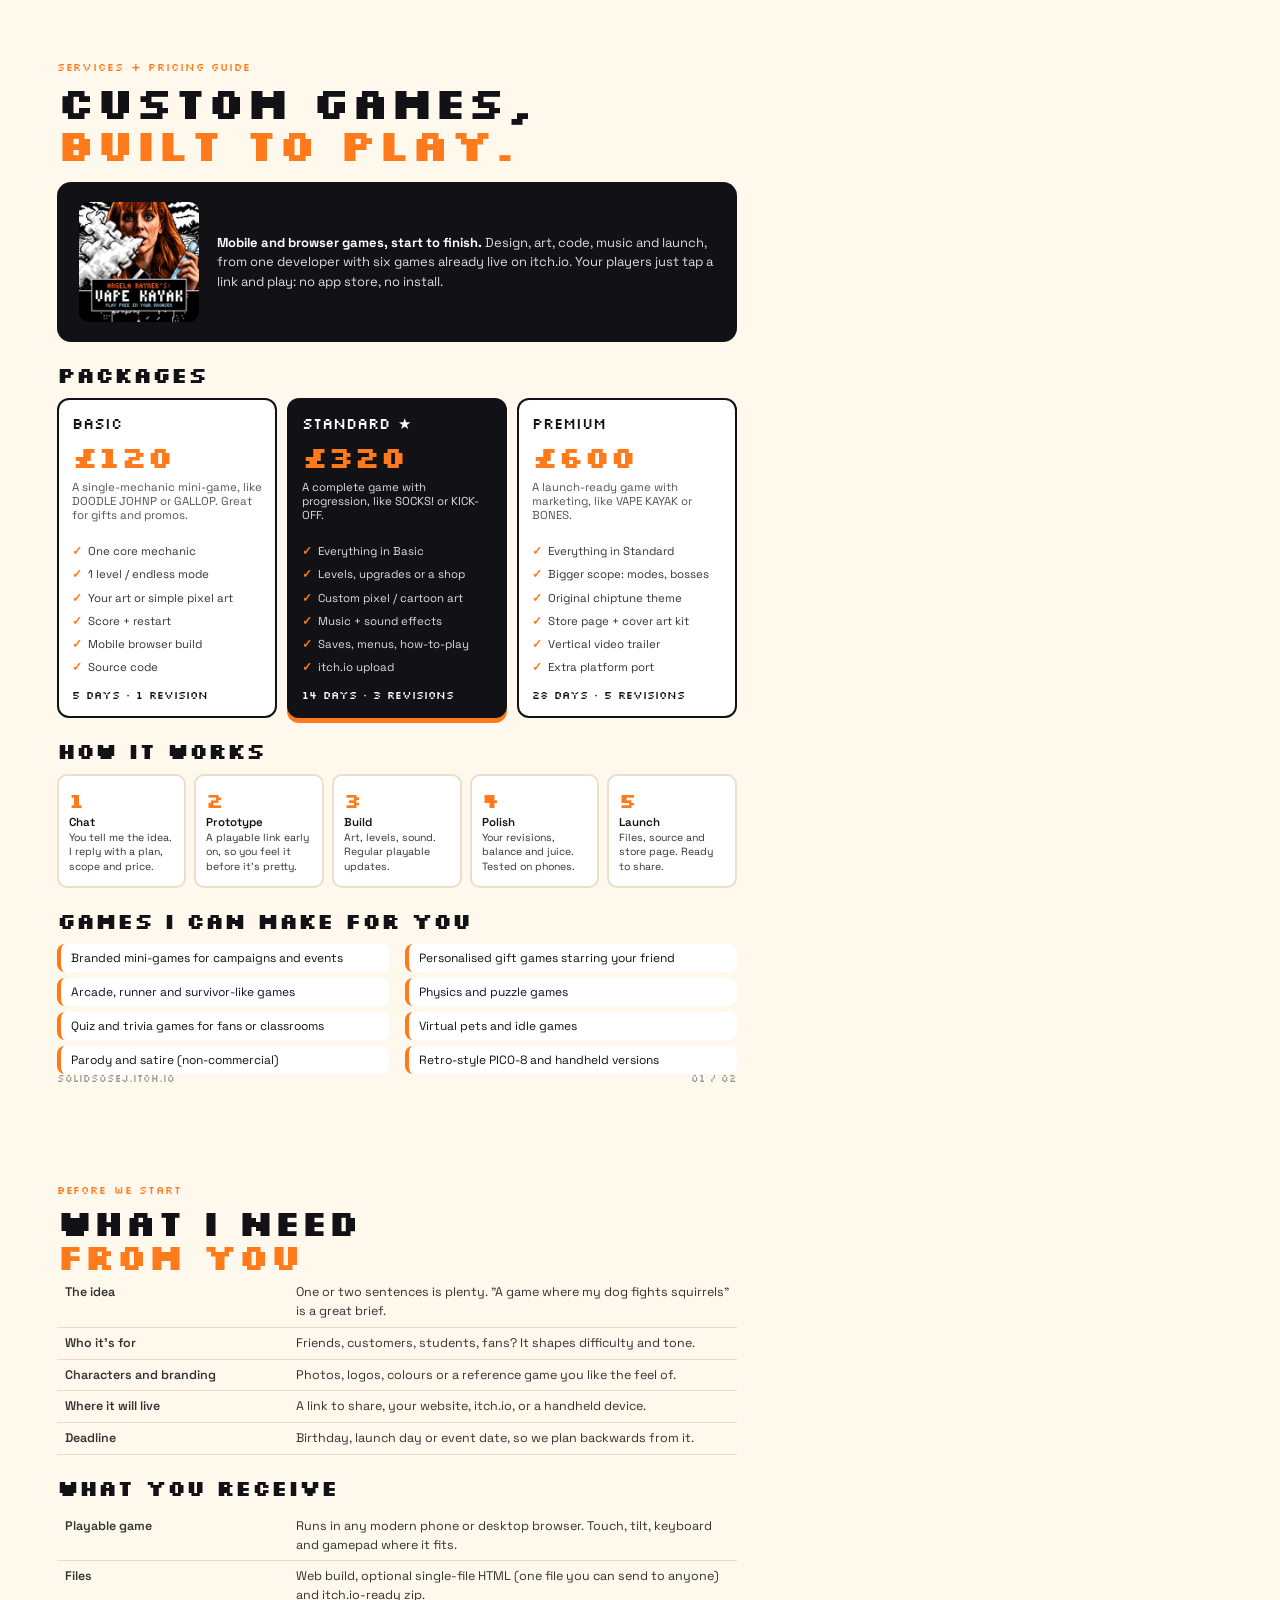
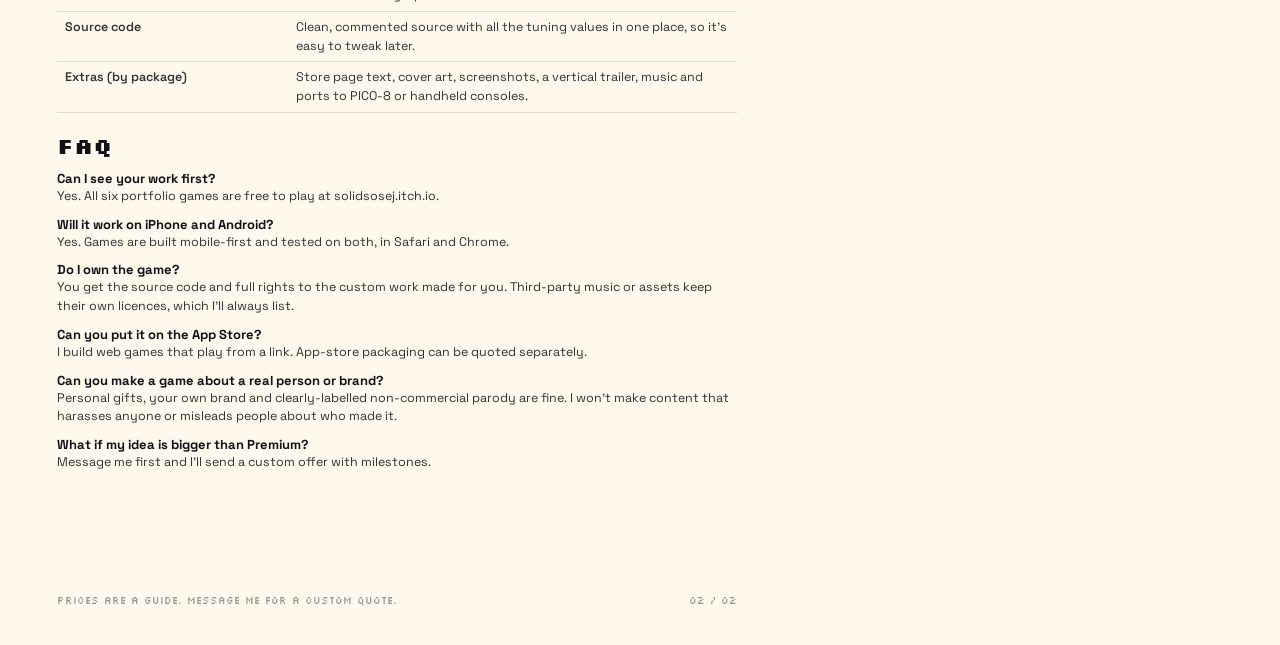
<file: marketing/fiverr/source/doc2.html>
<!doctype html><meta charset=utf-8><link rel=stylesheet href=base.css>
<style>
@page{size:A4;margin:0}
body{background:var(--paper);color:var(--ink)}
.pg{width:210mm;height:297mm;padding:16mm 15mm;position:relative;overflow:hidden;page-break-after:always}
.pg:last-child{page-break-after:auto}
.k{font-family:'Silkscreen';font-size:11px;color:var(--ginger);letter-spacing:.08em}
h1{font-family:'Silkscreen';font-weight:700;font-size:44px;line-height:.95;margin-top:8px}
h2{font-family:'Silkscreen';font-weight:700;font-size:22px;margin:18px 0 9px}
em{font-style:normal;color:var(--ginger)}
p,li,td{font-size:12.5px;line-height:1.5;color:#333}
.hero{background:var(--ink);color:#fff;border-radius:14px;padding:20px 22px;margin-top:16px;display:flex;gap:18px;align-items:center}
.hero p{color:#ddd;font-size:13px}
.hero img{width:120px;height:120px;object-fit:cover;border-radius:10px;flex:none}
.pk{display:grid;grid-template-columns:repeat(3,1fr);gap:10px}
.p{border:2px solid var(--ink);border-radius:12px;padding:14px 13px;background:#fff}
.p.hot{background:var(--ink);color:#fff;box-shadow:0 5px 0 var(--ginger)}
.p.hot li,.p.hot .d{color:#ddd}
.p .n{font-family:'Silkscreen';font-size:15px}
.p .pr{font-family:'Silkscreen';font-weight:700;font-size:30px;margin:4px 0;color:var(--ginger)}
.p .d{font-size:11.5px;color:#555;min-height:52px}
.p ul{list-style:none;margin-top:8px}
.p li{font-size:11.5px;padding:3px 0 3px 16px;position:relative}
.p li:before{content:'\2713';position:absolute;left:0;color:var(--ginger);font-weight:700}
.p .t{margin-top:8px;font-family:'Silkscreen';font-size:11px}
.steps{display:grid;grid-template-columns:repeat(5,1fr);gap:8px}
.s{background:#fff;border-radius:10px;padding:11px 10px;border:2px solid #eadfcc}
.s b{display:block;font-family:'Silkscreen';font-size:20px;color:var(--ginger)}
.s span{font-size:11.5px;font-weight:600;display:block;margin:2px 0}
.s p{font-size:10.5px;line-height:1.4}
.ex{display:grid;grid-template-columns:1fr 1fr;gap:6px 16px}
.ex div{font-size:12px;padding:6px 10px;background:#fff;border-radius:8px;border-left:4px solid var(--ginger)}
table{width:100%;border-collapse:collapse;margin-top:4px}
td{padding:6px 8px;border-bottom:1px solid #e6dccb;vertical-align:top}
td:first-child{font-weight:600;width:34%}
.faq b{display:block;font-size:13px;margin-top:10px}
.foot{position:absolute;left:15mm;right:15mm;bottom:10mm;display:flex;justify-content:space-between;font-family:'Silkscreen';font-size:10px;color:#999}
.strip{display:flex;gap:6px;margin-top:10px}
.strip img{flex:1;height:78px;object-fit:cover;border-radius:8px;min-width:0}
</style>
<body>
<section class=pg>
 <div class=k>SERVICES + PRICING GUIDE</div>
 <h1>CUSTOM GAMES,<br><em>BUILT TO PLAY.</em></h1>
 <div class=hero><img src="img/kayak_art.png" style="object-position:50% 12%"><div><p><b style="color:#fff">Mobile and browser games, start to finish.</b> Design, art, code, music and launch, from one developer with six games already live on itch.io. Your players just tap a link and play: no app store, no install.</p></div></div>

 <h2>PACKAGES</h2>
 <div class=pk>
  <div class=p><div class=n>BASIC</div><div class=pr>&pound;120</div><div class=d>A single-mechanic mini-game, like DOODLE JOHNP or GALLOP. Great for gifts and promos.</div>
   <ul><li>One core mechanic</li><li>1 level / endless mode</li><li>Your art or simple pixel art</li><li>Score + restart</li><li>Mobile browser build</li><li>Source code</li></ul><div class=t>5 DAYS &middot; 1 REVISION</div></div>
  <div class="p hot"><div class=n>STANDARD &#9733;</div><div class=pr>&pound;320</div><div class=d>A complete game with progression, like SOCKS! or KICK-OFF.</div>
   <ul><li>Everything in Basic</li><li>Levels, upgrades or a shop</li><li>Custom pixel / cartoon art</li><li>Music + sound effects</li><li>Saves, menus, how-to-play</li><li>itch.io upload</li></ul><div class=t>14 DAYS &middot; 3 REVISIONS</div></div>
  <div class=p><div class=n>PREMIUM</div><div class=pr>&pound;600</div><div class=d>A launch-ready game with marketing, like VAPE KAYAK or BONES.</div>
   <ul><li>Everything in Standard</li><li>Bigger scope: modes, bosses</li><li>Original chiptune theme</li><li>Store page + cover art kit</li><li>Vertical video trailer</li><li>Extra platform port</li></ul><div class=t>28 DAYS &middot; 5 REVISIONS</div></div>
 </div>

 <h2>HOW IT WORKS</h2>
 <div class=steps>
  <div class=s><b>1</b><span>Chat</span><p>You tell me the idea. I reply with a plan, scope and price.</p></div>
  <div class=s><b>2</b><span>Prototype</span><p>A playable link early on, so you feel it before it's pretty.</p></div>
  <div class=s><b>3</b><span>Build</span><p>Art, levels, sound. Regular playable updates.</p></div>
  <div class=s><b>4</b><span>Polish</span><p>Your revisions, balance and juice. Tested on phones.</p></div>
  <div class=s><b>5</b><span>Launch</span><p>Files, source and store page. Ready to share.</p></div>
 </div>

 <h2>GAMES I CAN MAKE FOR YOU</h2>
 <div class=ex>
  <div>Branded mini-games for campaigns and events</div>
  <div>Personalised gift games starring your friend</div>
  <div>Arcade, runner and survivor-like games</div>
  <div>Physics and puzzle games</div>
  <div>Quiz and trivia games for fans or classrooms</div>
  <div>Virtual pets and idle games</div>
  <div>Parody and satire (non-commercial)</div>
  <div>Retro-style PICO-8 and handheld versions</div>
 </div>
  <div class=foot><span>solidsosej.itch.io</span><span>01 / 02</span></div>
</section>

<section class=pg>
 <div class=k>BEFORE WE START</div>
 <h1 style="font-size:36px">WHAT I NEED<br><em>FROM YOU</em></h1>
 <table>
  <tr><td>The idea</td><td>One or two sentences is plenty. "A game where my dog fights squirrels" is a great brief.</td></tr>
  <tr><td>Who it's for</td><td>Friends, customers, students, fans? It shapes difficulty and tone.</td></tr>
  <tr><td>Characters and branding</td><td>Photos, logos, colours or a reference game you like the feel of.</td></tr>
  <tr><td>Where it will live</td><td>A link to share, your website, itch.io, or a handheld device.</td></tr>
  <tr><td>Deadline</td><td>Birthday, launch day or event date, so we plan backwards from it.</td></tr>
 </table>

 <h2>WHAT YOU RECEIVE</h2>
 <table>
  <tr><td>Playable game</td><td>Runs in any modern phone or desktop browser. Touch, tilt, keyboard and gamepad where it fits.</td></tr>
  <tr><td>Files</td><td>Web build, optional single-file HTML (one file you can send to anyone) and itch.io-ready zip.</td></tr>
  <tr><td>Source code</td><td>Clean, commented source with all the tuning values in one place, so it's easy to tweak later.</td></tr>
  <tr><td>Extras (by package)</td><td>Store page text, cover art, screenshots, a vertical trailer, music and ports to PICO-8 or handheld consoles.</td></tr>
 </table>

 <h2>FAQ</h2>
 <div class=faq>
  <b>Can I see your work first?</b><p>Yes. All six portfolio games are free to play at solidsosej.itch.io.</p>
  <b>Will it work on iPhone and Android?</b><p>Yes. Games are built mobile-first and tested on both, in Safari and Chrome.</p>
  <b>Do I own the game?</b><p>You get the source code and full rights to the custom work made for you. Third-party music or assets keep their own licences, which I'll always list.</p>
  <b>Can you put it on the App Store?</b><p>I build web games that play from a link. App-store packaging can be quoted separately.</p>
  <b>Can you make a game about a real person or brand?</b><p>Personal gifts, your own brand and clearly-labelled non-commercial parody are fine. I won't make content that harasses anyone or misleads people about who made it.</p>
  <b>What if my idea is bigger than Premium?</b><p>Message me first and I'll send a custom offer with milestones.</p>
 </div>
 <div class=foot><span>Prices are a guide. Message me for a custom quote.</span><span>02 / 02</span></div>
</section>
</body>
</file>
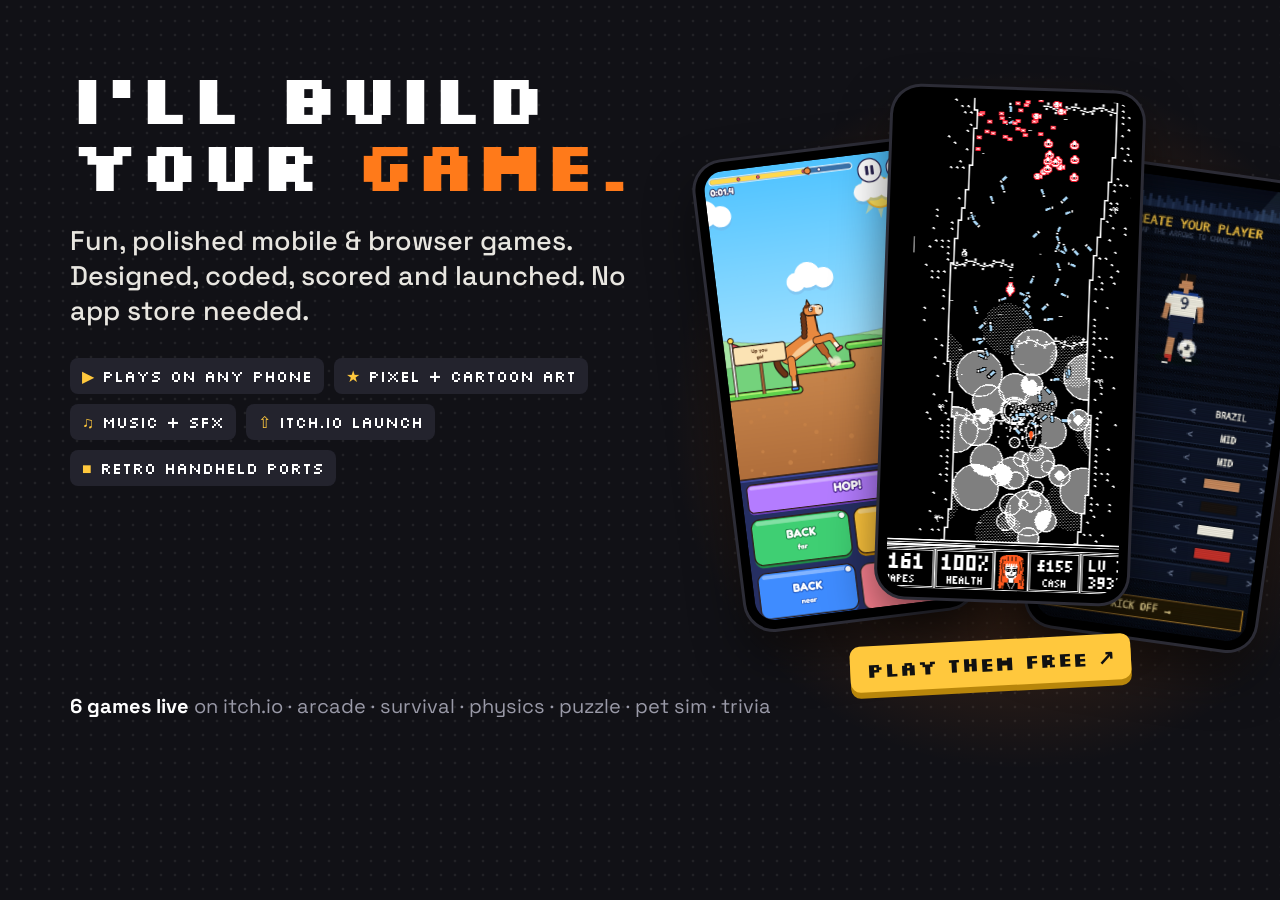
<file: marketing/fiverr/source/img1.html>
<!doctype html><meta charset=utf-8><link rel=stylesheet href=base.css>
<style>
body{width:1280px;height:769px;overflow:hidden;position:relative}
.wrap{position:absolute;inset:0;padding:64px 0 0 70px}
h1{font-family:'Silkscreen';font-weight:700;font-size:70px;line-height:.95;letter-spacing:-.01em}
h1 em{font-style:normal;color:var(--ginger)}
.sub{margin-top:26px;font-size:27px;font-weight:500;line-height:1.3;color:#e8e6e0;width:600px}
.chips{margin-top:30px;display:flex;flex-wrap:wrap;gap:10px;width:580px}
.chips span{font-family:'Silkscreen';font-size:16px;padding:8px 12px;border-radius:8px;background:#23232d;color:#fff}
.chips span b{color:var(--gold);font-weight:400}
.foot{position:absolute;left:70px;bottom:50px;font-size:20px;color:var(--mute)}
.foot b{color:#fff}
.ph{position:absolute;width:230px;height:470px}
.p1{left:720px;top:150px;transform:rotate(-7deg)}
.p2{left:885px;top:90px;transform:rotate(2deg);z-index:2;width:250px;height:510px}
.p3{left:1055px;top:170px;transform:rotate(8deg)}
.glow{position:absolute;right:-120px;top:40px;width:760px;height:760px;border-radius:50%;background:radial-gradient(circle,rgba(255,122,26,.35),transparent 65%)}
.badge{position:absolute;left:850px;top:640px;z-index:3;background:var(--gold);color:#111;font-family:'Silkscreen';font-weight:700;font-size:20px;padding:10px 16px;border-radius:10px;transform:rotate(-3deg);box-shadow:0 6px 0 #b8860b}
</style>
<body class=dots><div class=glow></div>
<div class=wrap>
<h1>I'LL BUILD<br>YOUR <em>GAME.</em></h1>
<p class=sub>Fun, polished mobile &amp; browser games. Designed, coded, scored and launched. No app store needed.</p>
<div class=chips><span><b>&#9654;</b> Plays on any phone</span><span><b>&#9733;</b> Pixel + cartoon art</span><span><b>&#9835;</b> Music + SFX</span><span><b>&#8679;</b> itch.io launch</span><span><b>&#9632;</b> Retro handheld ports</span></div>
</div>
<div class=foot><b>6 games live</b> on itch.io &middot; arcade &middot; survival &middot; physics &middot; puzzle &middot; pet sim &middot; trivia</div>
<div class="ph p1 phone"><img src="img/gallop_play.png"></div>
<div class="ph p2 phone"><img src="img/kayak_play.png"></div>
<div class="ph p3 phone"><img src="img/kick_player.jpg"></div>
<div class=badge>PLAY THEM FREE &#8599;</div>
</body>
</file>
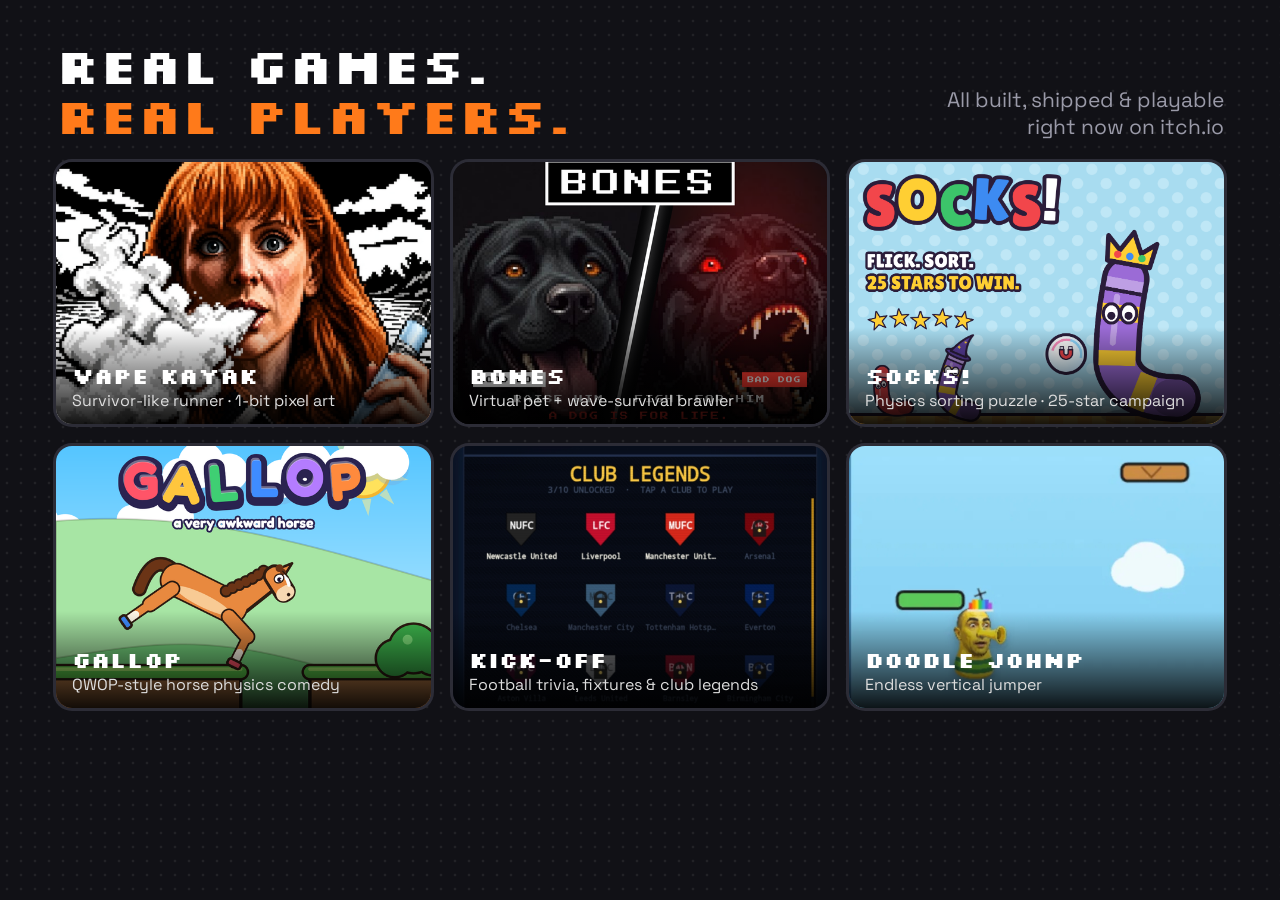
<file: marketing/fiverr/source/img2.html>
<!doctype html><meta charset=utf-8><link rel=stylesheet href=base.css>
<style>
body{width:1280px;height:769px;overflow:hidden;padding:40px 56px}
.top{display:flex;justify-content:space-between;align-items:end;margin-bottom:22px}
h2{font-family:'Silkscreen';font-weight:700;font-size:50px;line-height:1}
h2 em{font-style:normal;color:var(--ginger)}
.top p{font-size:21px;color:var(--mute);text-align:right}
.grid{display:grid;grid-template-columns:repeat(3,1fr);gap:22px}
.g{position:relative;height:262px}
.g img{width:100%;height:100%;object-fit:cover;display:block}
.g .lab{position:absolute;left:0;right:0;bottom:0;padding:34px 16px 13px;background:linear-gradient(transparent,rgba(0,0,0,.9))}
.g .lab b{display:block;font-family:'Silkscreen';font-size:22px;font-weight:700}
.g .lab span{font-size:16px;color:#ddd}
</style>
<body class=dots>
<div class=top><h2>REAL GAMES.<br><em>REAL PLAYERS.</em></h2><p>All built, shipped &amp; playable<br>right now on itch.io</p></div>
<div class=grid>
<div class="g card"><img src="img/kayak_art.png" style="object-position:50% 0%"><div class=lab><b>VAPE KAYAK</b><span>Survivor-like runner &middot; 1-bit pixel art</span></div></div>
<div class="g card"><img src="img/bones_cover.png"><div class=lab><b>BONES</b><span>Virtual pet + wave-survival brawler</span></div></div>
<div class="g card"><img src="img/socks_cover.png" style="object-position:50% 20%"><div class=lab><b>SOCKS!</b><span>Physics sorting puzzle &middot; 25-star campaign</span></div></div>
<div class="g card"><img src="img/gallop_cover.png" style="object-position:50% 40%"><div class=lab><b>GALLOP</b><span>QWOP-style horse physics comedy</span></div></div>
<div class="g card"><img src="img/kick_clubs.jpg" style="object-position:50% 10%"><div class=lab><b>KICK-OFF</b><span>Football trivia, fixtures &amp; club legends</span></div></div>
<div class="g card"><img src="img/doodle_play.jpg" style="object-position:50% 45%"><div class=lab><b>DOODLE JOHNP</b><span>Endless vertical jumper</span></div></div>
</div>
</body>
</file>
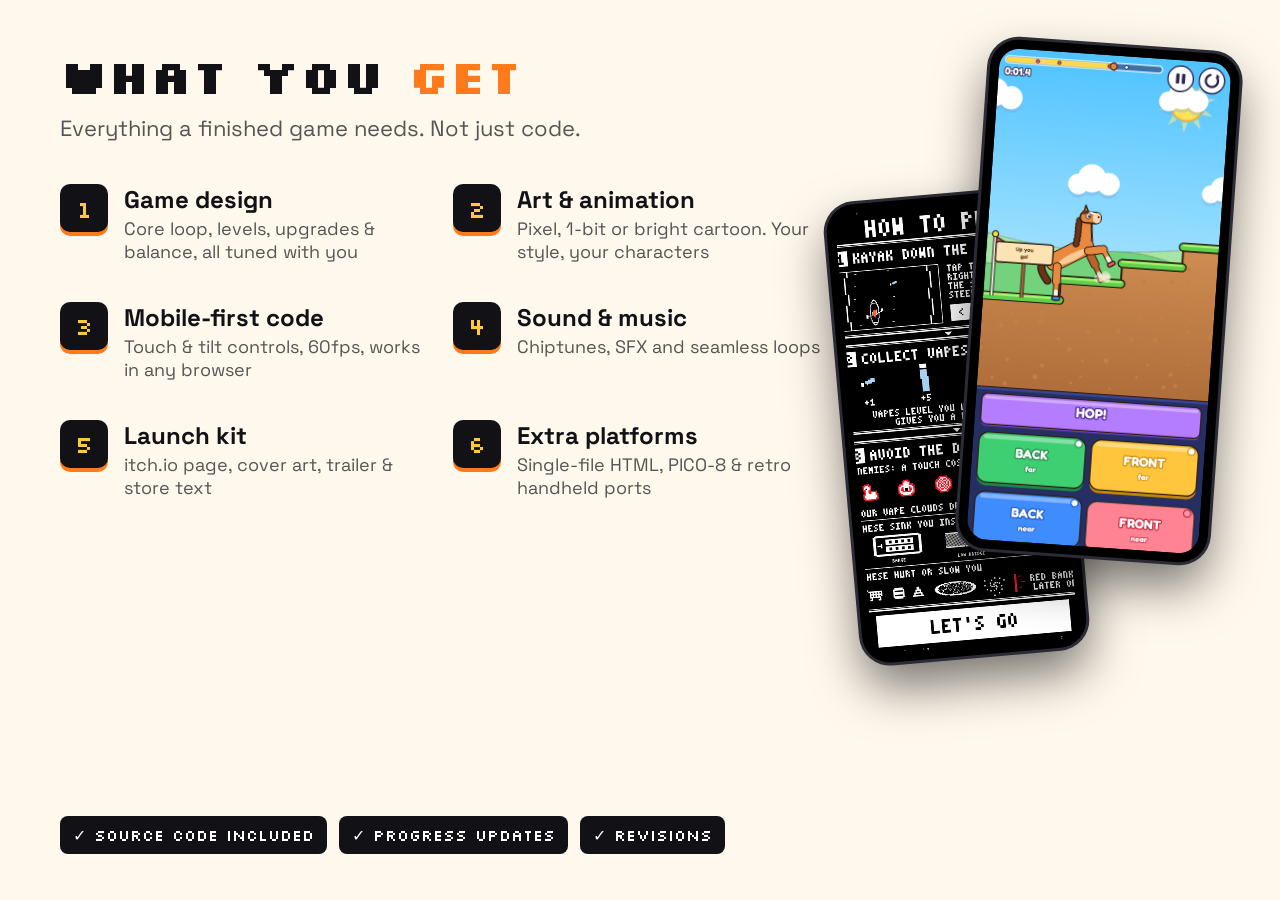
<file: marketing/fiverr/source/img3.html>
<!doctype html><meta charset=utf-8><link rel=stylesheet href=base.css>
<style>
body{width:1280px;height:769px;overflow:hidden;background:var(--paper);color:var(--ink);padding:52px 60px}
h2{font-family:'Silkscreen';font-weight:700;font-size:48px;line-height:1}
h2 em{font-style:normal;color:var(--ginger)}
.lede{font-size:22px;margin:14px 0 42px;color:#555}
.cols{display:grid;grid-template-columns:1fr 1fr;gap:38px 26px;width:760px}
.i{display:flex;gap:16px;align-items:flex-start}
.n{flex:none;width:48px;height:48px;border-radius:10px;background:var(--ink);color:var(--gold);font-family:'Silkscreen';font-size:24px;display:grid;place-items:center;box-shadow:0 4px 0 var(--ginger)}
.i b{display:block;font-size:24px;margin-bottom:2px}
.i span{font-size:18px;color:#555;line-height:1.3}
.right{position:absolute;right:56px;top:46px;width:380px;height:677px}
.ph{position:absolute;width:250px;height:510px}
.a{right:0;top:0;transform:rotate(4deg)}
.b{left:0;top:150px;transform:rotate(-5deg);width:225px;height:460px}
.strip{position:absolute;left:60px;bottom:46px;display:flex;gap:12px}
.strip span{font-family:'Silkscreen';font-size:16px;padding:9px 13px;border-radius:8px;background:var(--ink);color:#fff}
</style>
<body>
<h2>WHAT YOU <em>GET</em></h2>
<p class=lede>Everything a finished game needs. Not just code.</p>
<div class=cols>
<div class=i><div class=n>1</div><div><b>Game design</b><span>Core loop, levels, upgrades &amp; balance, all tuned with you</span></div></div>
<div class=i><div class=n>2</div><div><b>Art &amp; animation</b><span>Pixel, 1-bit or bright cartoon. Your style, your characters</span></div></div>
<div class=i><div class=n>3</div><div><b>Mobile-first code</b><span>Touch &amp; tilt controls, 60fps, works in any browser</span></div></div>
<div class=i><div class=n>4</div><div><b>Sound &amp; music</b><span>Chiptunes, SFX and seamless loops</span></div></div>
<div class=i><div class=n>5</div><div><b>Launch kit</b><span>itch.io page, cover art, trailer &amp; store text</span></div></div>
<div class=i><div class=n>6</div><div><b>Extra platforms</b><span>Single-file HTML, PICO-8 &amp; retro handheld ports</span></div></div>
</div>
<div class=strip><span>&#10003; Source code included</span><span>&#10003; Progress updates</span><span>&#10003; Revisions</span></div>
<div class=right>
<div class="ph b phone"><img src="img/kayak_howto.png"></div>
<div class="ph a phone"><img src="img/gallop_play.png"></div>
</div>
</body>
</file>
